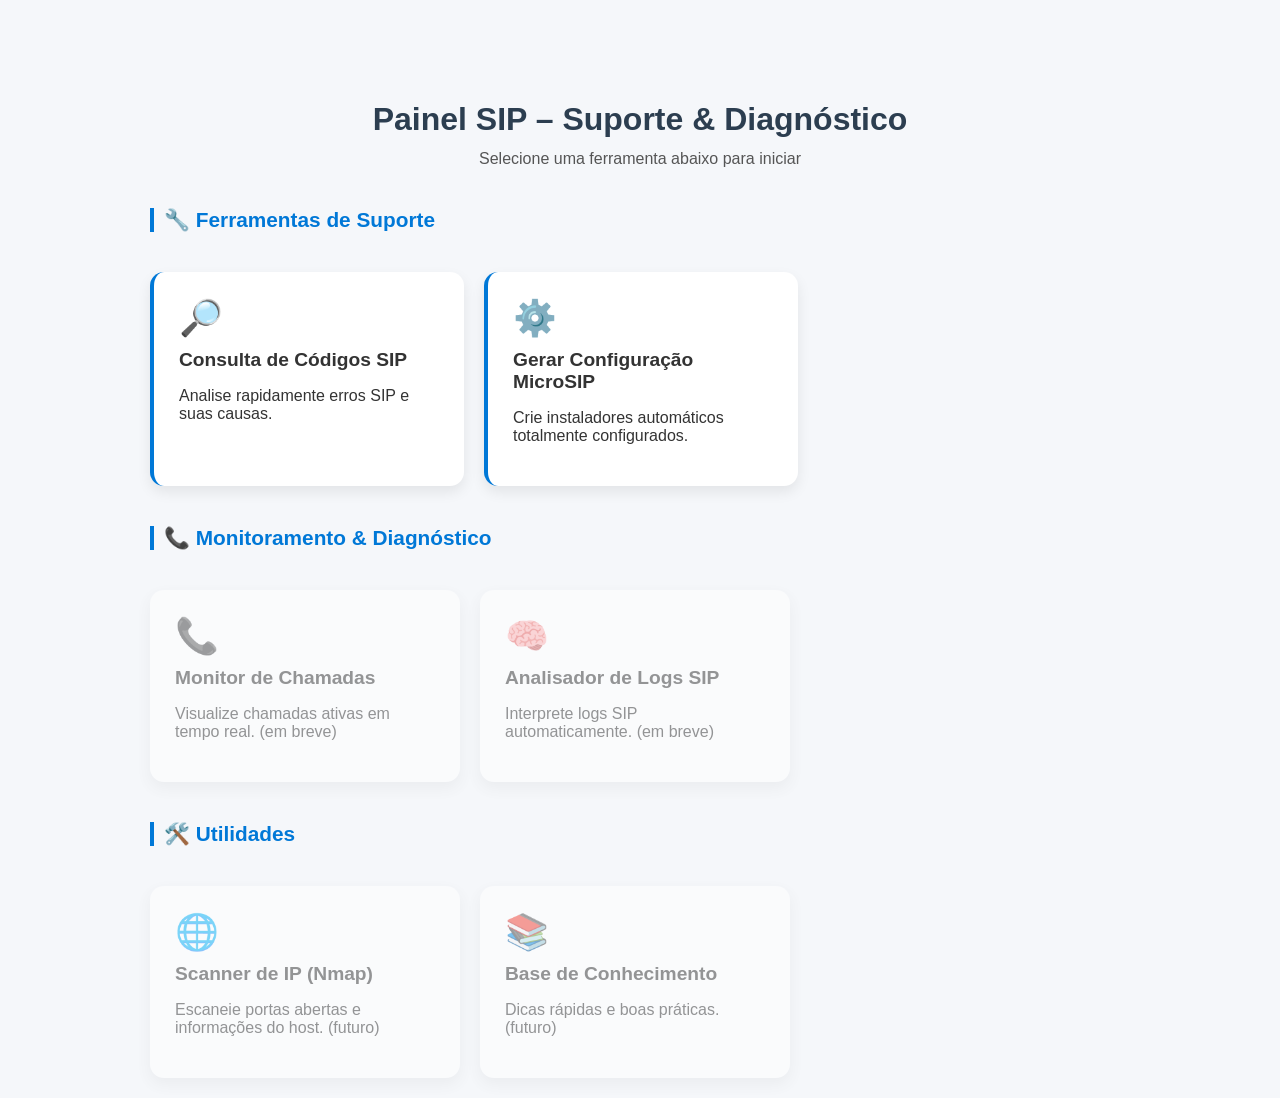
<file: index.html>
<!DOCTYPE html>
<html lang="pt-BR">
<head>
    <meta charset="UTF-8">
    <meta name="viewport" content="width=device-width, initial-scale=1.0">
    <title>Painel SIP - Home</title>
    <link rel="stylesheet" href="style.css">
</head>

<body>

<div class="home-container">

    <h1>Painel SIP – Suporte & Diagnóstico</h1>
    <p class="subtitulo">Selecione uma ferramenta abaixo para iniciar</p>

    <!-- SEÇÃO 1: Ferramentas principais -->
    <h2 class="section-title">🔧 Ferramentas de Suporte</h2>
    <div class="cards">
        <a href="consulta.html" class="card card-ready">
            <div class="icon">🔎</div>
            <h3>Consulta de Códigos SIP</h3>
            <p>Analise rapidamente erros SIP e suas causas.</p>
        </a>

        <a href="microsip.html" class="card card-ready">
            <div class="icon">⚙️</div>
            <h3>Gerar Configuração MicroSIP</h3>
            <p>Crie instaladores automáticos totalmente configurados.</p>
        </a>
    </div>

    <!-- SEÇÃO 2: Diagnóstico -->
    <h2 class="section-title">📞 Monitoramento & Diagnóstico</h2>
    <div class="cards">
        <div class="card card-disabled">
            <div class="icon">📞</div>
            <h3>Monitor de Chamadas</h3>
            <p>Visualize chamadas ativas em tempo real. (em breve)</p>
        </div>

        <div class="card card-disabled">
            <div class="icon">🧠</div>
            <h3>Analisador de Logs SIP</h3>
            <p>Interprete logs SIP automaticamente. (em breve)</p>
        </div>
    </div>

    <!-- SEÇÃO 3: Futuras ferramentas -->
    <h2 class="section-title">🛠️ Utilidades</h2>
    <div class="cards">
        <div class="card card-disabled">
            <div class="icon">🌐</div>
            <h3>Scanner de IP (Nmap)</h3>
            <p>Escaneie portas abertas e informações do host. (futuro)</p>
        </div>

        <div class="card card-disabled">
            <div class="icon">📚</div>
            <h3>Base de Conhecimento</h3>
            <p>Dicas rápidas e boas práticas. (futuro)</p>
        </div>
    </div>

</div>

</body>
</html>
</file>
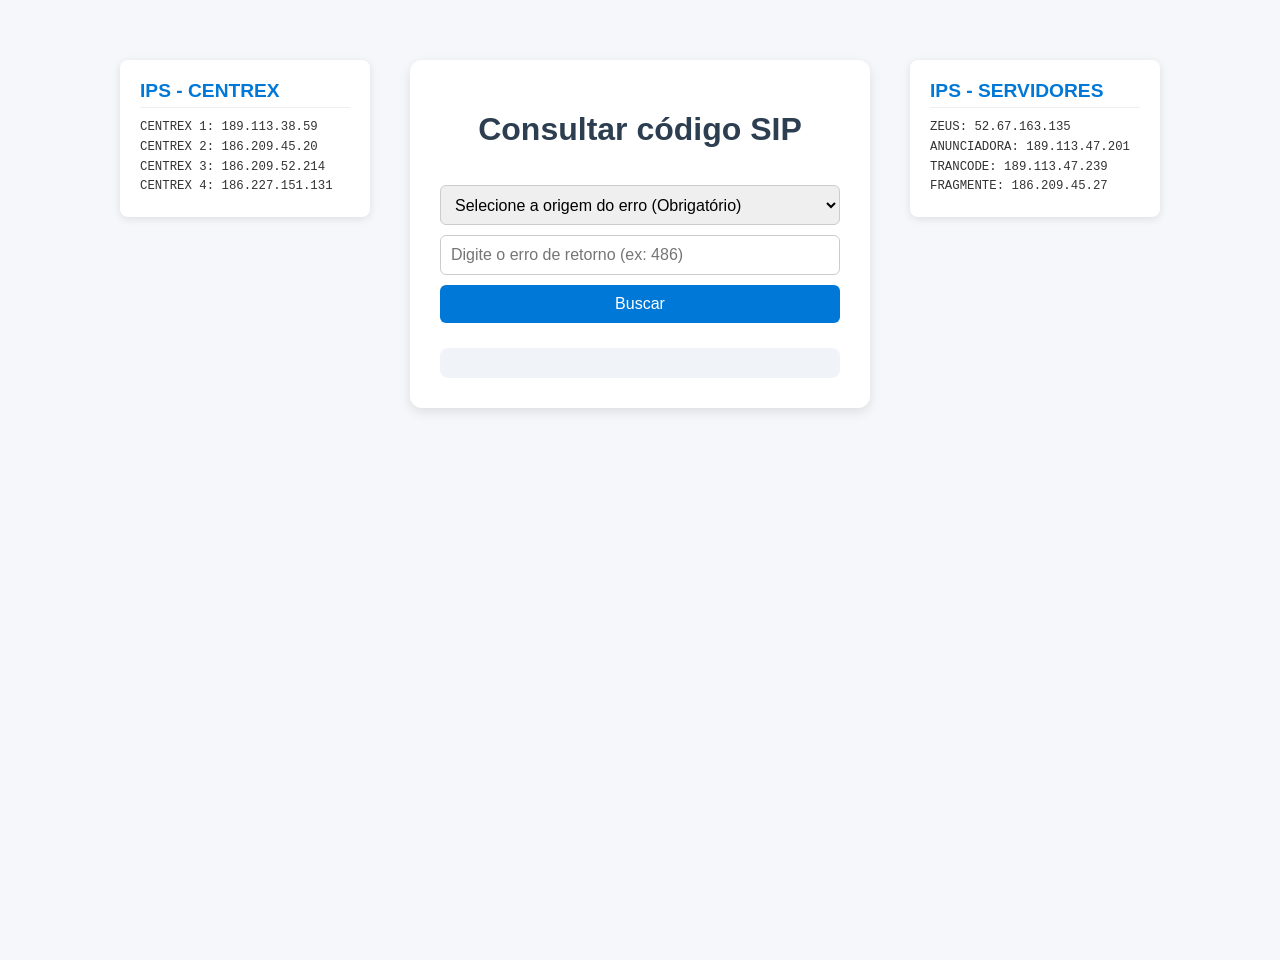
<file: consulta.html>
<!DOCTYPE html>
<html lang="pt-BR">

<head>
  <meta charset="UTF-8">
  <meta name="viewport" content="width=device-width, initial-scale=1.0">
  <title>Consulta de Códigos SIP</title>
  <link rel="stylesheet" href="style.css">
</head>

<body>

  <div class="main-layout">

    <div class="info-box left-box">
      <h2>IPS - CENTREX</h2>
      <ul>
        <li>CENTREX 1: 189.113.38.59</li>
        <li>CENTREX 2: 186.209.45.20</li>
        <li>CENTREX 3: 186.209.52.214</li>
        <li>CENTREX 4: 186.227.151.131</li>
      </ul>
    </div>

    <div class="container">
      <h1>Consultar código SIP</h1>

      <select id="origemInput">
        <option value="">Selecione a origem do erro (Obrigatório)</option>
        <option value="SISTEMA">Origem IP ZEUS/PABX</option>
        <option value="CLIENTE">Origem IP Cliente</option>
      </select>

      <input type="text" id="codigoInput" placeholder="Digite o erro de retorno (ex: 486)">
      <button onclick="buscarCodigo()">Buscar</button>

      <div id="resultado" class="resultado"></div>
    </div>

    <div class="info-box right-box">
      <h2>IPS - SERVIDORES</h2>
      <ul>
        <li>ZEUS: 52.67.163.135</li>
        <li>ANUNCIADORA: 189.113.47.201</li>
        <li>TRANCODE: 189.113.47.239</li>
        <li>FRAGMENTE: 186.209.45.27</li>
      </ul>
    </div>
  </div>

  <script src="script.js"></script>

  <!-- Código do UC2B Chat -->
  <script>
    const linkedToFlow = "";
    (function (w, d, s, u) {
      w.UC2BChat = function (c) { w.UC2BChat._.push(c) };
      w.UC2BChat._ = [];
      w.UC2BChat.url = u;
      const linkedToFlow = "";
      var h = d.getElementsByTagName(s)[0], j = d.createElement(s);
      j.async = true;
      j.src = "https://chat1.myuc2b.com/livechat/livechat.min.js?_=201903270000";
      h.parentNode.insertBefore(j, h);
    })(window, document, 'script', "https://chat1.myuc2b.com/livechat");

    UC2BChat(function () {
      this.setLinkedToFlow("687542964f6b71aca10e84f0");
    });
  </script>

</body>

</html>
</file>
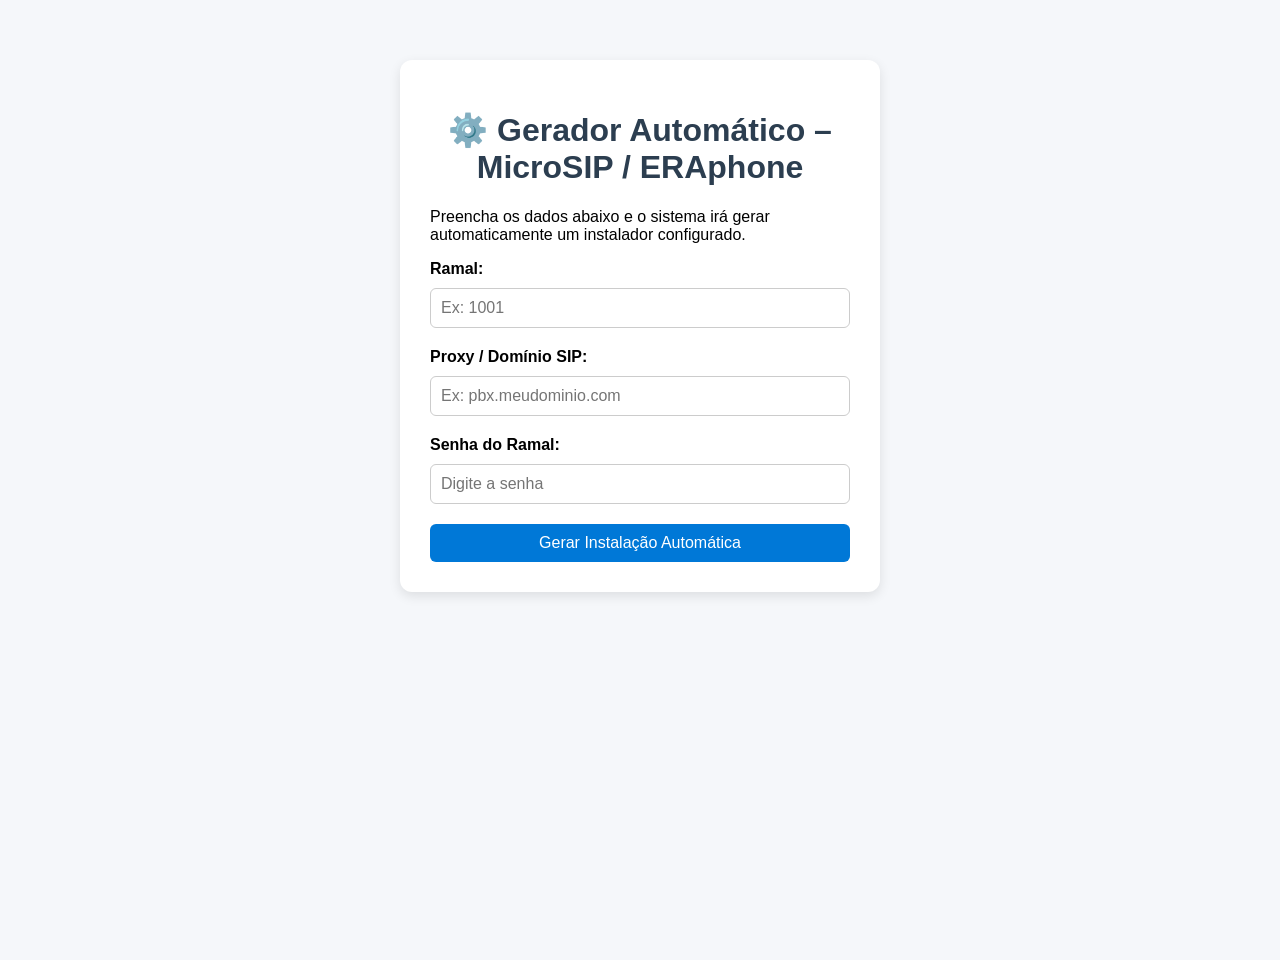
<file: microsip.html>
<!DOCTYPE html>
<html lang="pt-BR">

<head>
    <meta charset="UTF-8">
    <meta name="viewport" content="width=device-width, initial-scale=1.0">
    <title>Gerar Configuração MicroSIP</title>
    <link rel="stylesheet" href="style.css">
</head>

<body>

    <div class="container microsip-container">
        <h1>⚙️ Gerador Automático – MicroSIP / ERAphone</h1>
        <p>Preencha os dados abaixo e o sistema irá gerar automaticamente um instalador configurado.</p>

        <label>Ramal:</label>
        <input type="text" id="ramal" placeholder="Ex: 1001">

        <label>Proxy / Domínio SIP:</label>
        <input type="text" id="proxy" placeholder="Ex: pbx.meudominio.com">

        <label>Senha do Ramal:</label>
        <input type="password" id="senha" placeholder="Digite a senha">

        <button onclick="gerarArquivo()">Gerar Instalação Automática</button>
    </div>

    <script>
        function gerarArquivo() {
            const ramal = document.getElementById('ramal').value.trim();
            const proxy = document.getElementById('proxy').value.trim();
            const senha = document.getElementById('senha').value.trim();

            if (!ramal || !proxy || !senha) {
                alert("Preencha todos os campos!");
                return;
            }

            // ======== SCRIPT .BAT QUE SERÁ GERADO ========
            const conteudoBat = `
@echo off
echo Instalando ERAphone e aplicando configuracoes automáticas...
echo.

:: Baixar instalador
echo Baixando ERAphone...
powershell -Command "Invoke-WebRequest 'https://www.microsip.org/download/private/ERAphone-3.21.4.exe' -OutFile 'ERAphone.exe'"

:: Instalar
echo Instalando...
start /wait ERAphone.exe /SILENT

:: Criar arquivo de configuracao
echo Aplicando configuracoes SIP...
mkdir "%APPDATA%\\MicroSIP" >nul 2>&1

(
echo [Account]
echo username=${ramal}
echo domain=${proxy}
echo password=${senha}
echo display_name=${ramal}
echo auth_id=${ramal}
echo proxy=${proxy}
echo auto_answer=0
echo transport=udp
) > "%APPDATA%\\MicroSIP\\account.ini"

echo Concluido!
echo Iniciando MicroSIP...
start "" "%APPDATA%\\MicroSIP\\microsip.exe"

exit
`;

            // Criar arquivo para download
            const blob = new Blob([conteudoBat], { type: "text/plain" });
            const url = URL.createObjectURL(blob);

            const a = document.createElement("a");
            a.href = url;
            a.download = `instalador_microsip_${ramal}.bat`;
            a.click();

            URL.revokeObjectURL(url);
        }
    </script>

</body>

</html>
</file>
<file: style.css>
/* ====== CONSULTA SIP ====== */


body {
  font-family: "Segoe UI", sans-serif;
  background-color: #f5f7fa;
  margin: 0;
  padding: 0;
  display: flex;
  justify-content: center;
  align-items: flex-start; /* Mantém o conteúdo no topo */
  min-height: 100vh;
  /* NOVO: Adicione um padding aqui para o espaçamento superior */
  padding-top: 60px; 
}
/* style.css */

.main-layout {
  display: flex; /* Ativa o layout horizontal */
  justify-content: center; /* Centraliza todo o conjunto (3 colunas) */
  align-items: flex-start; /* CRUCIAL: Alinha os três itens (info-boxes e container) ao TOPO */
  width: 100%;
  max-width: 1200px; /* Limita a largura para melhor visualização */
}

.container {
  background: white;
  /* margin-top: 60px; <-- REMOVA ESTA LINHA */
  border-radius: 12px;
  box-shadow: 0 4px 12px rgba(0,0,0,0.1);
  padding: 30px;
  width: 400px;
  
  /* NOVO: Adiciona espaço entre o centro e as laterais */
  margin: 0 40px; 
}

h1 {
  text-align: center;
  color: #2c3e50;
}

input {
  width: 100%;
  padding: 10px;
  font-size: 16px;
  margin-top: 10px; /* Reduz a margem para aproximar do campo superior */
  border: 1px solid #ccc;
  border-radius: 6px;
  box-sizing: border-box; /* Garante que o padding não aumente a largura total */
}
button {
  margin-top: 10px;
  width: 100%;
  padding: 10px;
  font-size: 16px;
  background-color: #0078d7;
  color: white;
  border: none;
  border-radius: 6px;
  cursor: pointer;
  transition: 0.3s;
}

button:hover {
  background-color: #005fa3;
}

.resultado {
  margin-top: 25px;
  padding: 15px;
  background-color: #f0f4f8;
  border-radius: 8px;
}

.resultado h2 {
  margin: 5px 0;
  color: #2c3e50;
}

.resultado ul {
  margin: 5px 0 10px 20px;
}
/* style.css */

.info-box {
  background: #ffffff; 
  border-radius: 8px;
  box-shadow: 0 2px 8px rgba(0,0,0,0.1);
  padding: 20px;
  width: 250px; /* Largura das caixas laterais */
  box-sizing: border-box; 
  height: fit-content; /* Garante que a caixa não se estique mais que o conteúdo */
}

.info-box h2 {
  color: #0078d7; 
  font-size: 1.2em;
  margin-top: 0;
  border-bottom: 1px solid #eee;
  padding-bottom: 5px;
  margin-bottom: 10px;
}

.info-box ul {
  list-style: none;
  padding: 0;
  margin: 0;
}

.info-box li {
  font-size: 0.95em;
  color: #333;
  line-height: 1.6;
  font-family: monospace; 
}

/* Novo estilo para o campo de seleção */
select {
    width: 100%;
    padding: 10px;
    font-size: 16px;
    margin-top: 15px; /* Mantém o espaçamento do topo do h1/título */
    border: 1px solid #ccc;
    border-radius: 6px;
    box-sizing: border-box; /* CRUCIAL: Garante que a largura do select seja exatamente a mesma do input e button */
    height: 40px; /* Ajusta a altura para combinar com o input */
}




/* ===== HOME PAGE ===== */
.home {
  text-align: center;
}

.cards {
  display: flex;
  flex-wrap: wrap;
  justify-content: center;
  margin-top: 40px;
  gap: 20px;
}

.card {
  background: white;
  width: 260px;
  padding: 25px;
  border-radius: 12px;
  box-shadow: 0 4px 12px rgba(0,0,0,0.1);
  text-decoration: none;
  color: #2c3e50;
  transition: 0.3s;
}

.card:hover {
  background-color: #0078d7;
  color: white;
  transform: translateY(-5px);
}

.card.disabled {
  opacity: 0.5;
  cursor: not-allowed;
  pointer-events: none;
}

/* ===== HOME NOVA ===== */

.home-container {
  width: 100%;
  max-width: 980px;
  margin: 0 auto;
  text-align: center;
  padding: 20px;
}

.subtitulo {
  color: #555;
  margin-top: -10px;
  margin-bottom: 30px;
}

.section-title {
  text-align: left;
  margin-top: 40px;
  margin-bottom: 10px;
  font-size: 1.3em;
  color: #0078d7;
  border-left: 4px solid #0078d7;
  padding-left: 10px;
}

.cards {
  display: flex;
  flex-wrap: wrap;
  gap: 20px;
  justify-content: flex-start;
}

.card {
  background: white;
  width: 260px;
  padding: 25px;
  border-radius: 14px;
  box-shadow: 0 6px 14px rgba(0,0,0,0.08);
  text-decoration: none;
  color: #333;
  transition: 0.25s ease-in-out;
  cursor: pointer;
  text-align: left;
}

.card .icon {
  font-size: 2.2em;
  margin-bottom: 10px;
}

.card h3 {
  margin: 0;
  margin-bottom: 8px;
  font-size: 1.2em;
}

.card:hover {
  transform: translateY(-5px);
  background-color: #0078d7;
  color: white;
}

.card-disabled {
  opacity: 0.5;
  cursor: not-allowed;
  pointer-events: none;
}

.card-ready {
  border-left: 4px solid #0078d7;
}



/* ====== MICROSIP PAGE ====== */
.microsip-container {
  width: 420px;
  padding: 30px;
  background: white;
  border-radius: 12px;
  box-shadow: 0 4px 12px rgba(0,0,0,0.1);
}

.microsip-container label {
  font-weight: bold;
  margin-top: 10px;
  display: block;
}

.microsip-container input {
  margin-bottom: 10px;
}
</file>
